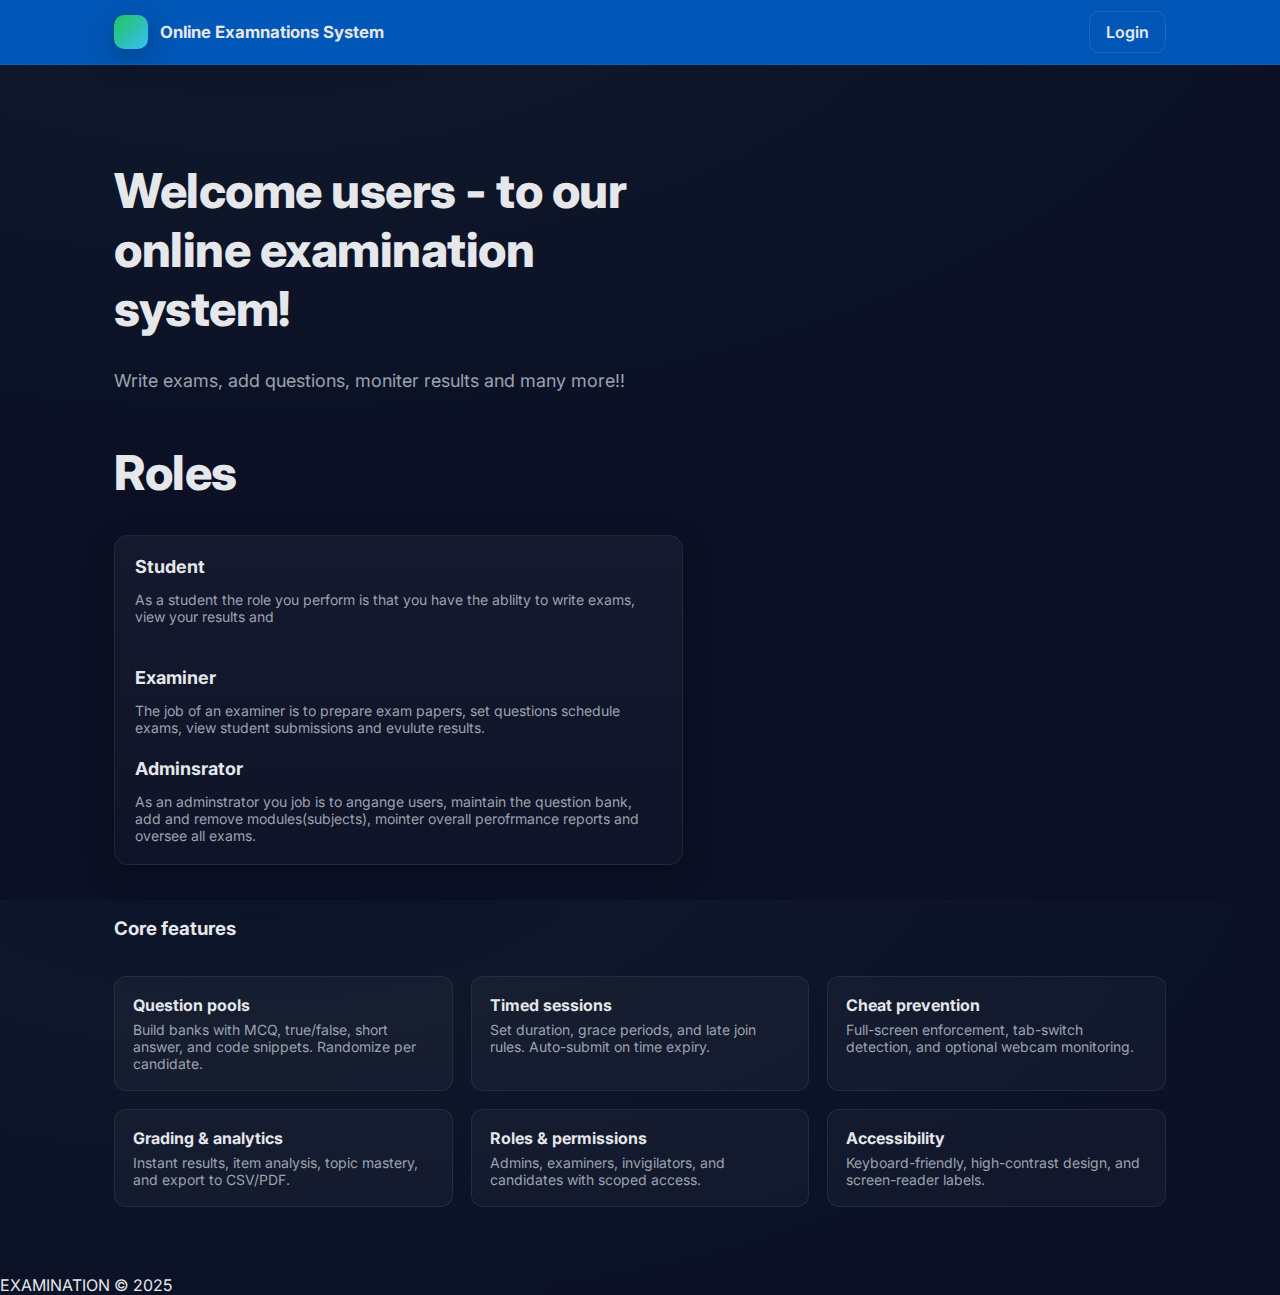
<file: index.html>
<!DOCTYPE html>
<html lang="en">
<head>
	<meta charset="UTF-8" />
  <meta name="viewport" content="width=device-width, initial-scale=1" />
	<title>Online Examinations</title>
<meta name="description" content="Take secure online exams, practice tests, and view results in one unified platform." />
	<link rel="stylesheet" type="text/css" href="style(R).css.css">	
  <link rel="preconnect" href="https://fonts.googleapis.com">
  <link rel="preconnect" href="https://fonts.gstatic.com" crossorigin>
  <link href="https://fonts.googleapis.com/css2?family=Inter:wght@400;600;700&display=swap" rel="stylesheet">

</head>
<body>
<!-- Header -->
  <header>
    <div class="container nav">
      <div class="logo">
        <div class="logo-mark" aria-hidden="true"></div>
        <span>Online Examnations System</span>
      </div>
      <nav class="nav-links" aria-label="Primary">
        <a href="login.html" class="btn btn-ghost">Login</a>
      </nav>
    </div>
  </header>

  <!-- Hero -->
  <section class="hero">
    <div class="container hero-grid">
      <div>
        <h1 class="headline">Welcome users - to our online examination system!</h1>
        <p class="subhead">Write exams, add questions, moniter results and many more!!</p>
        <div class="cta">
        </div>

        <h1 class="headline">Roles</h1>

      <div class="card panel" aria-label="System brief">
        <h3>Student</h3>
        <p>As a student the role you perform is that you have the ablilty to write exams, view your results and </p>
        <div style="display:flex;gap:8px;flex-wrap:wrap;margin-top:6px">
          
        </div>
        <h3 style="margin-top:8px">Examiner</h3>
        <p>The job of an examiner is to  prepare exam papers, set questions schedule exams, view student submissions and evulute results.</p>

		 <h3 style="margin-top:8px">Adminsrator</h3>
        <p>As an adminstrator you job is to angange users, maintain the question bank, add and remove modules(subjects), mointer overall perofrmance reports and oversee all exams.</p>       
      </div>
    </div>
  </section>

  <!-- Features -->
  <section id="features" class="section">
    <div class="container">
      <h3>Core features</h3>
      <div class="features" role="list">
        <article class="feature" role="listitem">
          <h4>Question pools</h4>
          <p>Build banks with MCQ, true/false, short answer, and code snippets. Randomize per candidate.</p>
        </article>
        <article class="feature" role="listitem">
          <h4>Timed sessions</h4>
          <p>Set duration, grace periods, and late join rules. Auto-submit on time expiry.</p>
        </article>
        <article class="feature" role="listitem">
          <h4>Cheat prevention</h4>
          <p>Full-screen enforcement, tab-switch detection, and optional webcam monitoring.</p>
        </article>
        <article class="feature" role="listitem">
          <h4>Grading & analytics</h4>
          <p>Instant results, item analysis, topic mastery, and export to CSV/PDF.</p>
        </article>
        <article class="feature" role="listitem">
          <h4>Roles & permissions</h4>
          <p>Admins, examiners, invigilators, and candidates with scoped access.</p>
        </article>
        <article class="feature" role="listitem">
          <h4>Accessibility</h4>
          <p>Keyboard-friendly, high-contrast design, and screen-reader labels.</p>
        </article>
      </div>
    </div>
  </section>
  <footer>
    <p>EXAMINATION © 2025</p>
  </footer>
<script src="script(R).js"></script>
</body>
</html>
</file>
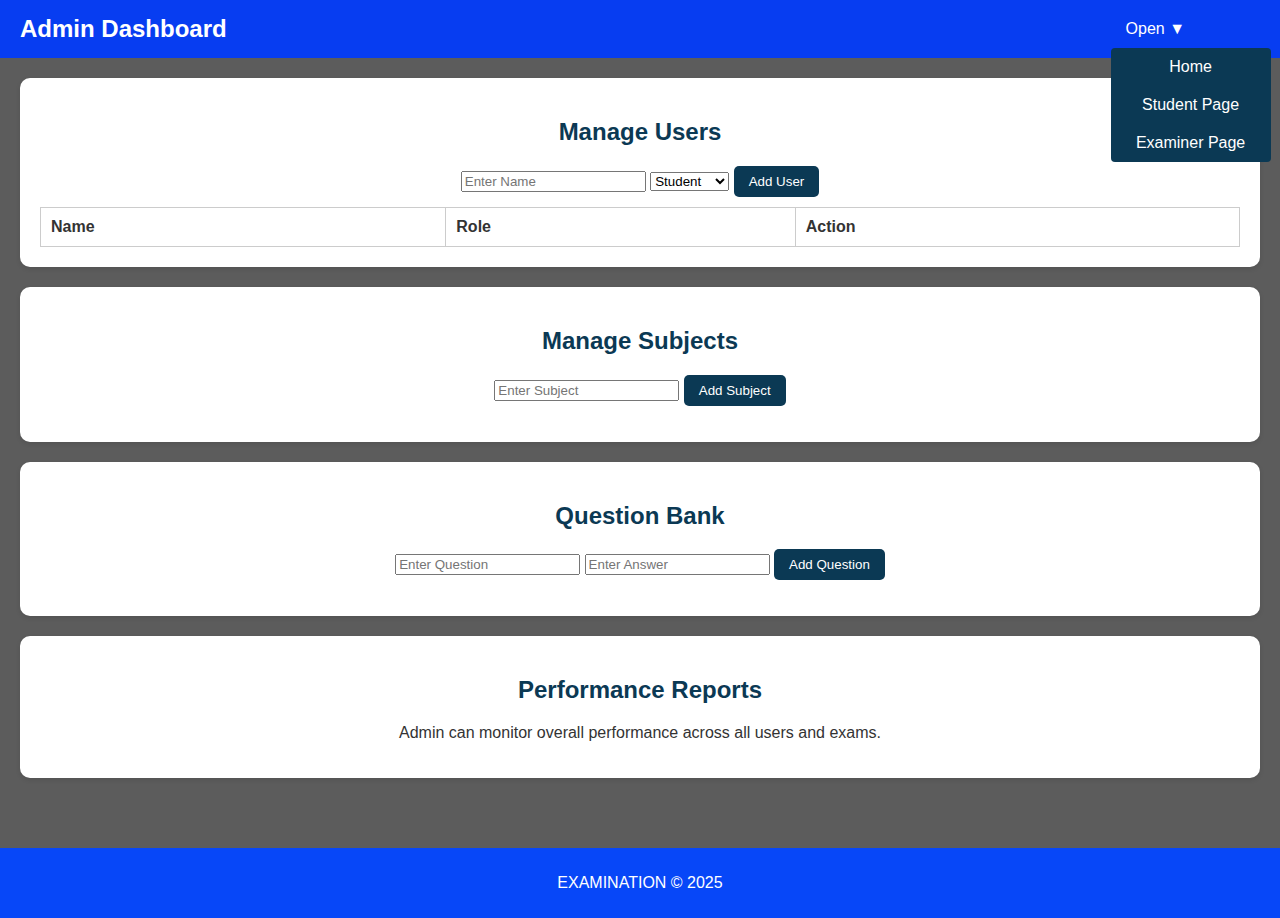
<file: admin.html>
<!DOCTYPE html>
<html lang="en">
<head>
  <meta charset="UTF-8" />
  <meta name="viewport" content="width=device-width, initial-scale=1.0"/>
  <title>Administrator Dashboard</title>
  <link rel="stylesheet" href="style1.css" />
</head>
<body>
  <header>
    <div class="logo">Admin Dashboard</div>

    <div class="hamburger" id="hamburger">
      <div class="bar"></div>
      <div class="bar"></div>
      <div class="bar"></div>
    </div>

    <nav class="navbar" id="navbar">
      <ul class="nav-links">
        <li class="dropdown">
          <button class="dropbtn">Open ▼</button>
          <ul class="dropdown-menu">
            <li><a href="index.html">Home</a></li>
            <li><a href="Student.html">Student Page</a></li>
            <li><a href="Examiner.html">Examiner Page</a></li>
          </ul>
        </li>
      </ul>
    </nav>
  </header>

  <main>
    <section id="users">
      <h2>Manage Users</h2>
      <form id="userForm">
        <input type="text" id="userName" placeholder="Enter Name" required />
        <select id="userRole">
          <option value="Student">Student</option>
          <option value="Examiner">Examiner</option>
          <option value="Admin">Admin</option>
        </select>
        <button type="submit">Add User</button>
      </form>
      <table>
        <thead>
          <tr><th>Name</th><th>Role</th><th>Action</th></tr>
        </thead>
        <tbody id="userList"></tbody>
      </table>
    </section>

    <section id="subjects">
      <h2>Manage Subjects</h2>
      <form id="subjectForm">
        <input type="text" id="subjectName" placeholder="Enter Subject" required />
        <button type="submit">Add Subject</button>
      </form>
      <ul id="subjectList"></ul>
    </section>

    <section id="questions">
      <h2>Question Bank</h2>
      <form id="questionForm">
        <input type="text" id="questionText" placeholder="Enter Question" required />
        <input type="text" id="answerText" placeholder="Enter Answer" required />
        <button type="submit">Add Question</button>
      </form>
      <ul id="questionList"></ul>
    </section>

    <section id="reports">
      <h2>Performance Reports</h2>
      <p>Admin can monitor overall performance across all users and exams.</p>
    </section>
  </main>

  <footer>
    <p>EXAMINATION © 2025</p>
  </footer>

  <script src="script1.js"></script>
</body>
</html>
</file>
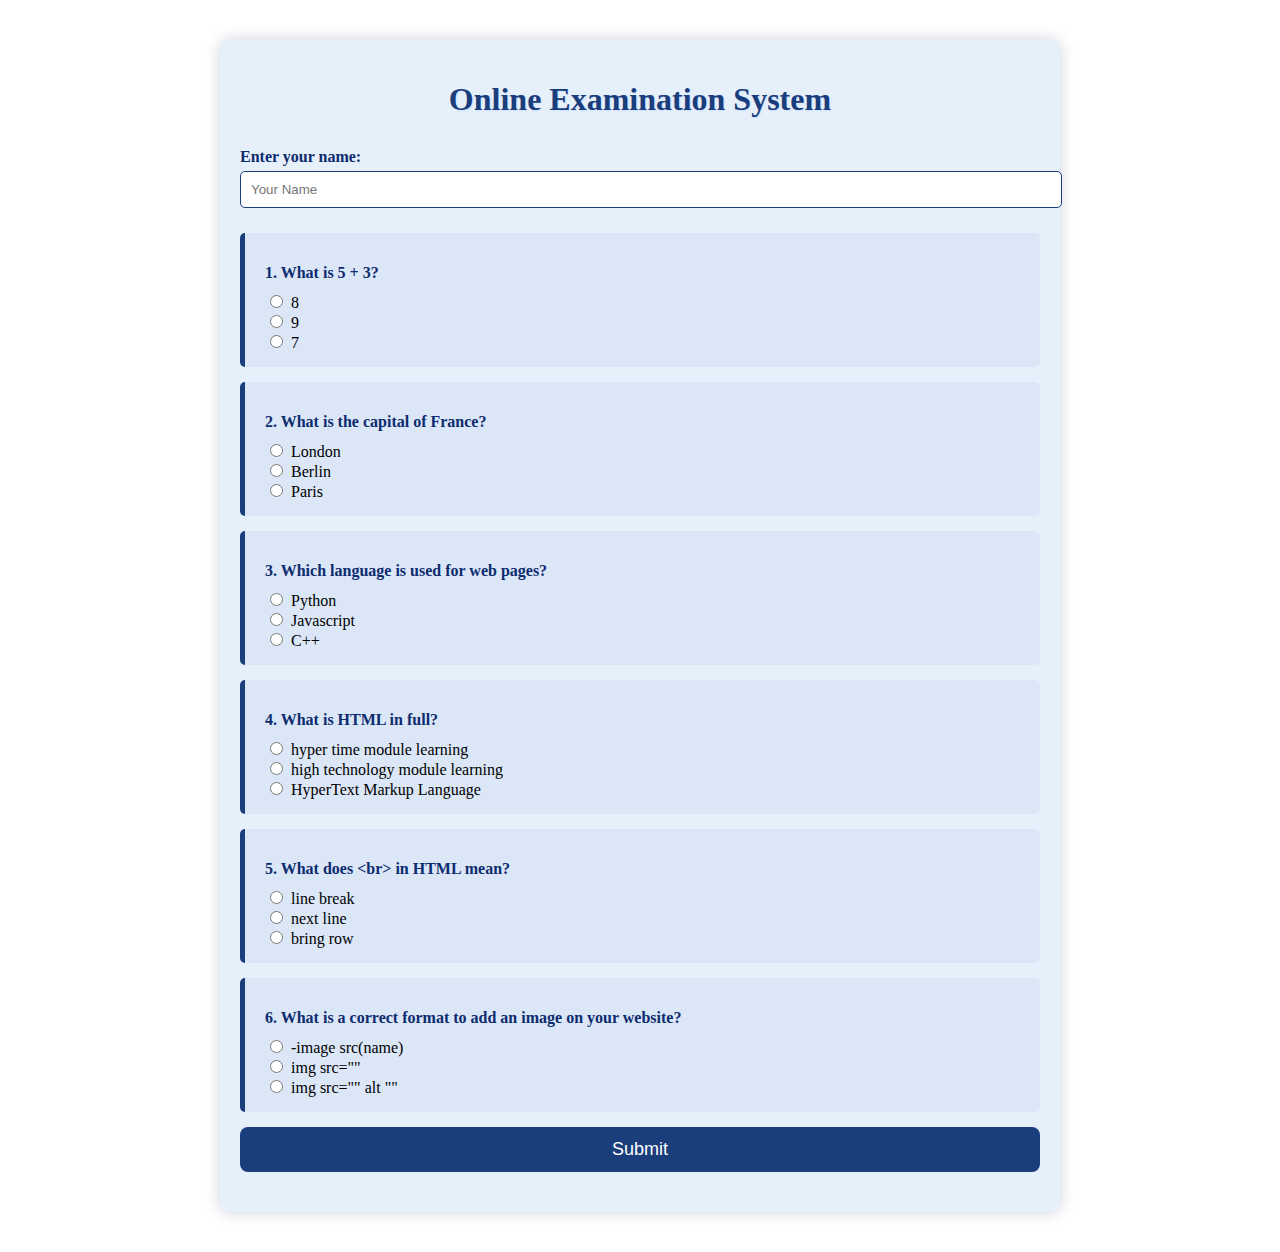
<file: exam.html>
<!DOCTYPE html>
<html lang="en">
<head>
    <meta charset="UTF-8">
    <title>Online Examination System</title>
    <link rel="stylesheet" href="exam.css">
</head>
<body>

    <div class="container">
        <header>
            <h1>Online Examination System</h1>
        </header>

        <form id="examForm">
            <label class="student-name">Enter your name: 
                <input type="text" id="studentName" placeholder="Your Name" required>
            </label>

            <div class="question">
                <p>1. What is 5 + 3?</p>
                <input type="radio" name="q1" value="8">8<br>
                <input type="radio" name="q1" value="9">9<br>
                <input type="radio" name="q1" value="7">7<br>
            </div>

            <div class="question">
                <p>2. What is the capital of France?</p>
                <input type="radio" name="q2" value="London">London<br>
                <input type="radio" name="q2" value="Berlin">Berlin<br>
                <input type="radio" name="q2" value="Paris">Paris<br>
            </div>

            <div class="question">
                <p>3. Which language is used for web pages?</p>
                <input type="radio" name="q3" value="Python">Python<br>
                <input type="radio" name="q3" value="Javascript">Javascript<br>
                <input type="radio" name="q3" value="C++">C++<br>
            </div>

            <div class="question">
                <p>4. What is HTML in full?</p>
                <input type="radio" name="q4" value="hyper time module learning">hyper time module learning<br>
                <input type="radio" name="q4" value="high technology module learning">high technology module learning<br>
                <input type="radio" name="q4" value="HyperText Markup Language">HyperText Markup Language<br>
            </div>

            <div class="question">
                <p>5. What does &lt;br&gt; in HTML mean?</p>
                <input type="radio" name="q5" value="line break">line break<br>
                <input type="radio" name="q5" value="next line">next line<br>
                <input type="radio" name="q5" value="bring row">bring row<br>
            </div>

            <div class="question">
                <p>6. What is a correct format to add an image on your website?</p>
                <input type="radio" name="q6" value="-image src(name)">-image src(name)<br>
                <input type="radio" name="q6" value='img src=""'>img src=""<br>
                <input type="radio" name="q6" value='img src="" alt="">'>img src="" alt ""<br>
            </div>

            <button type="button" id="submitBtn">Submit</button>
        </form>

        <div id="score"></div>
    </div>

    <script src="exam.js"></script>
</body>
</html>
</file>
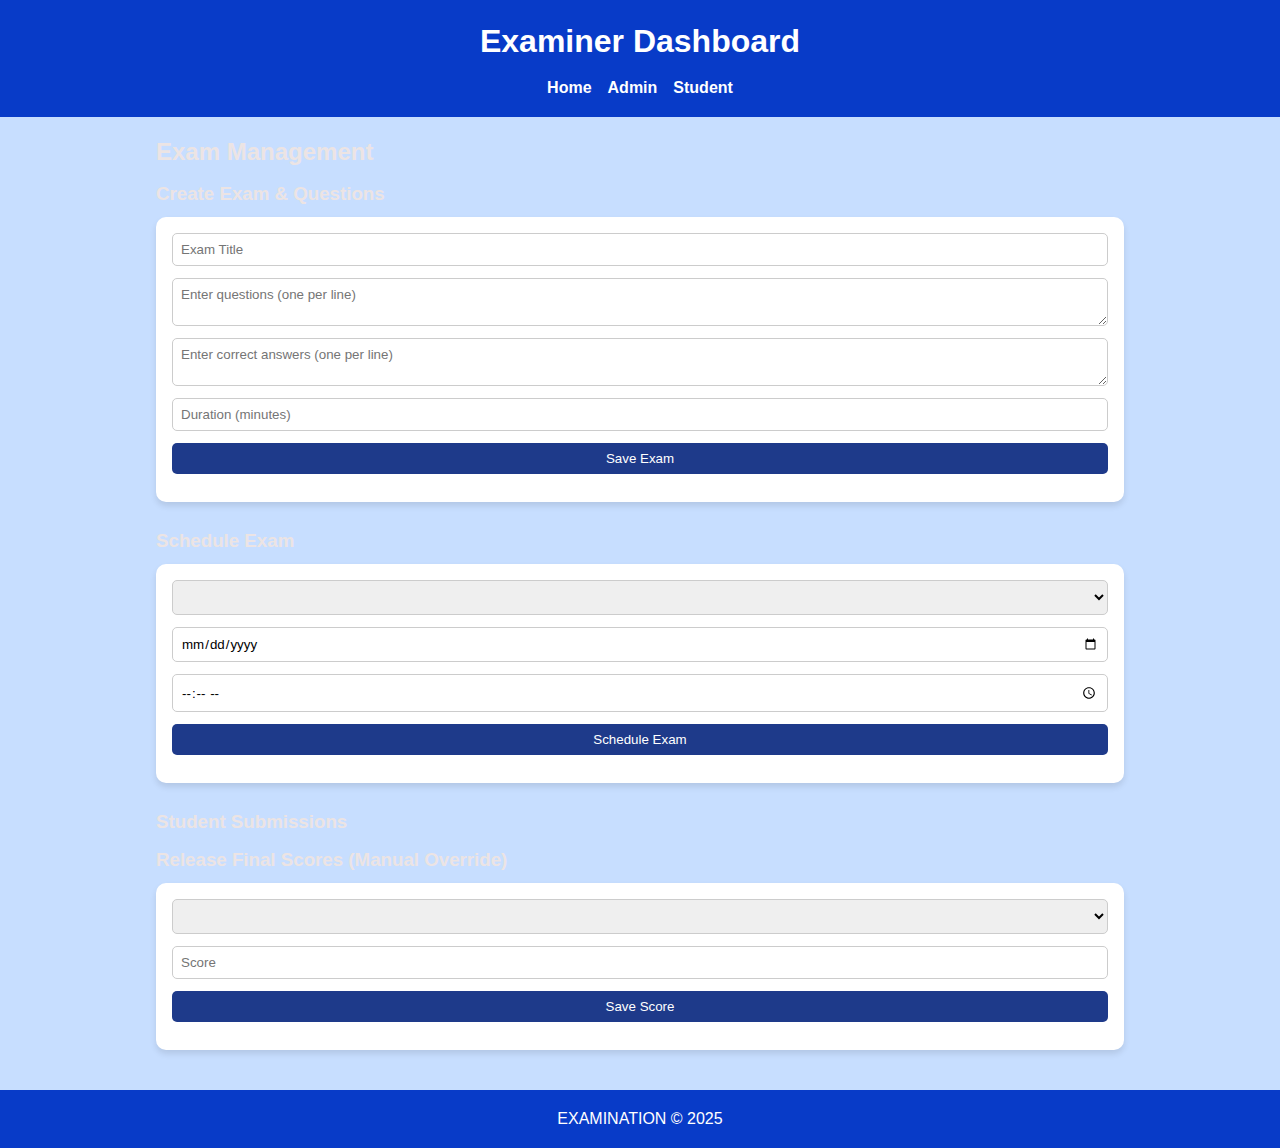
<file: examiner.html>
<!DOCTYPE html>
<html lang="en">
<head>
  <meta charset="UTF-8">
  <meta name="viewport" content="width=device-width, initial-scale=1.0">
  <title>Examiner Panel</title>
  <link rel="stylesheet" href="style2.css">
</head>
<body>
  <header>
    <h1>Examiner Dashboard</h1>
    <nav aria-label="Main Navigation">
      <ul>
        <li><a href="index.html">Home</a></li>
        <li><a href="admin.html">Admin</a></li>
        <li><a href="student.html">Student</a></li>
      </ul>
    </nav>
  </header>

  <main>
    <section class="exam-management">
      <h2>Exam Management</h2>

      <h3>Create Exam & Questions</h3>
      <form id="examForm">
        <input type="text" id="examTitle" placeholder="Exam Title" required>
        <textarea id="examQuestions" placeholder="Enter questions (one per line)" required></textarea>
        <textarea id="examAnswers" placeholder="Enter correct answers (one per line)" required></textarea>
        <input type="text" id="examDuration" placeholder="Duration (minutes)" required>
        <button type="submit">Save Exam</button>
      </form>

      <h3>Schedule Exam</h3>
      <form id="scheduleForm">
        <select id="examSelect"></select>
        <input type="date" id="examDate" required>
        <input type="time" id="examTime" required>
        <button type="submit">Schedule Exam</button>
      </form>

      <!-- Student Submissions -->
      <h3>Student Submissions</h3>
      <ul id="submissionsList"></ul>

      <!-- Release Final Scores -->
      <h3>Release Final Scores (Manual Override)</h3>
      <form id="scoreForm">
        <select id="submissionSelect"></select>
        <input type="number" id="scoreInput" placeholder="Score" min="0" max="100" required>
        <button type="submit">Save Score</button>
      </form>
    </section>
  </main>

  <footer>
    <p>EXAMINATION © 2025</p>
  </footer>

  <script src="script2.js"></script>
</body>
</html>
</file>
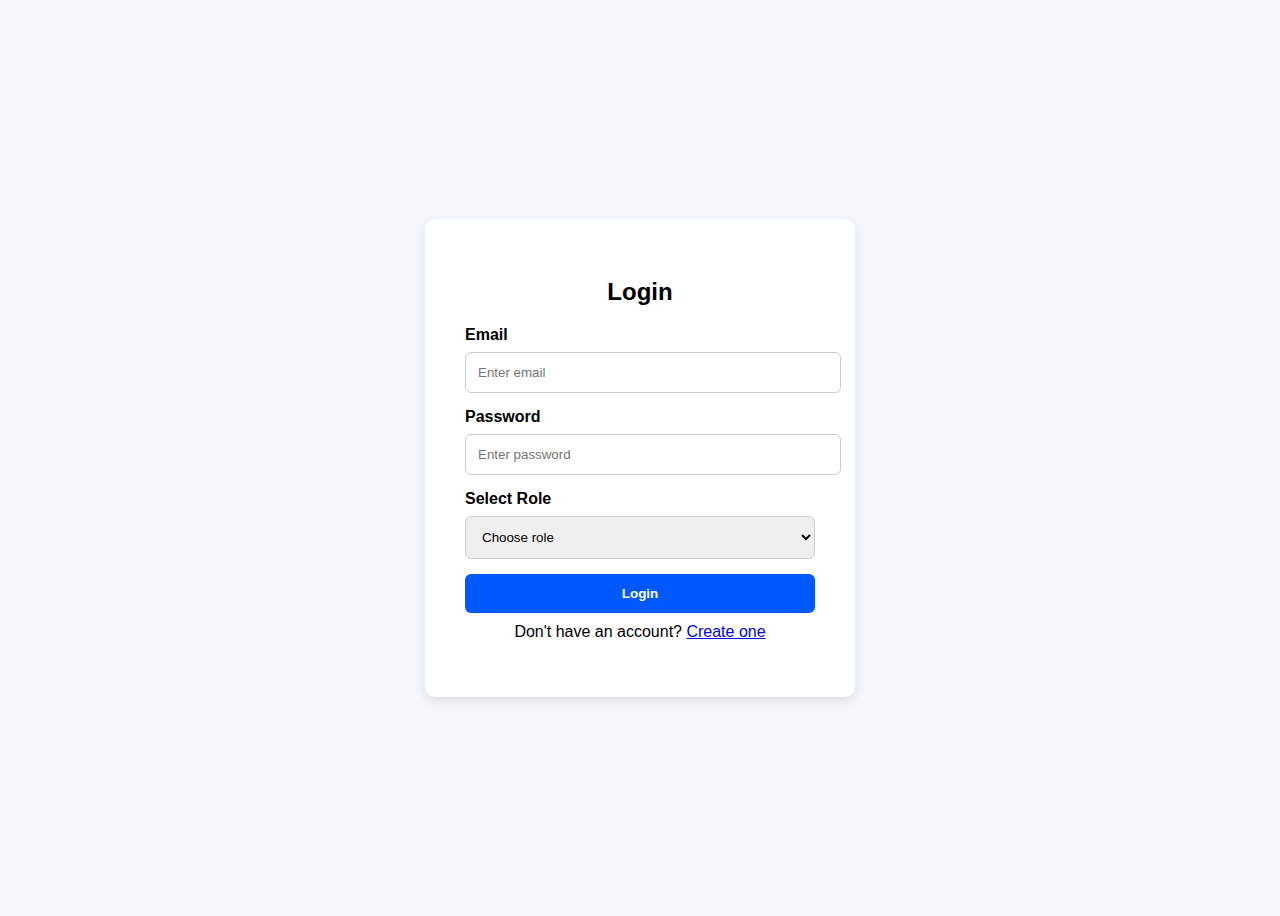
<file: login.html>
<!DOCTYPE html>
<html lang="en">
<head>
<meta charset="UTF-8">
<meta name="viewport" content="width=device-width, initial-scale=1.0">
<title>System Login</title>
<link rel="stylesheet" href="login.css">
</head>

<body>

<div class="login-container">
    <h2>Login</h2>

    <form id="loginForm">
        <label>Email</label>
        <input type="email" id="loginEmail" placeholder="Enter email" required>

        <label>Password</label>
        <input type="password" id="loginPassword" placeholder="Enter password" required>

        <label>Select Role</label>
        <select id="loginRole" required>
            <option value="">Choose role</option>
            <option value="admin">Admin</option>
            <option value="examiner">Examiner</option>
            <option value="student">Student</option>
        </select>

        <button type="submit">Login</button>
        <p class="note">Don't have an account? <a href="register.html">Create one</a></p>
    </form>
</div>

<script src="login.js"></script>

</body>
</html>
</file>
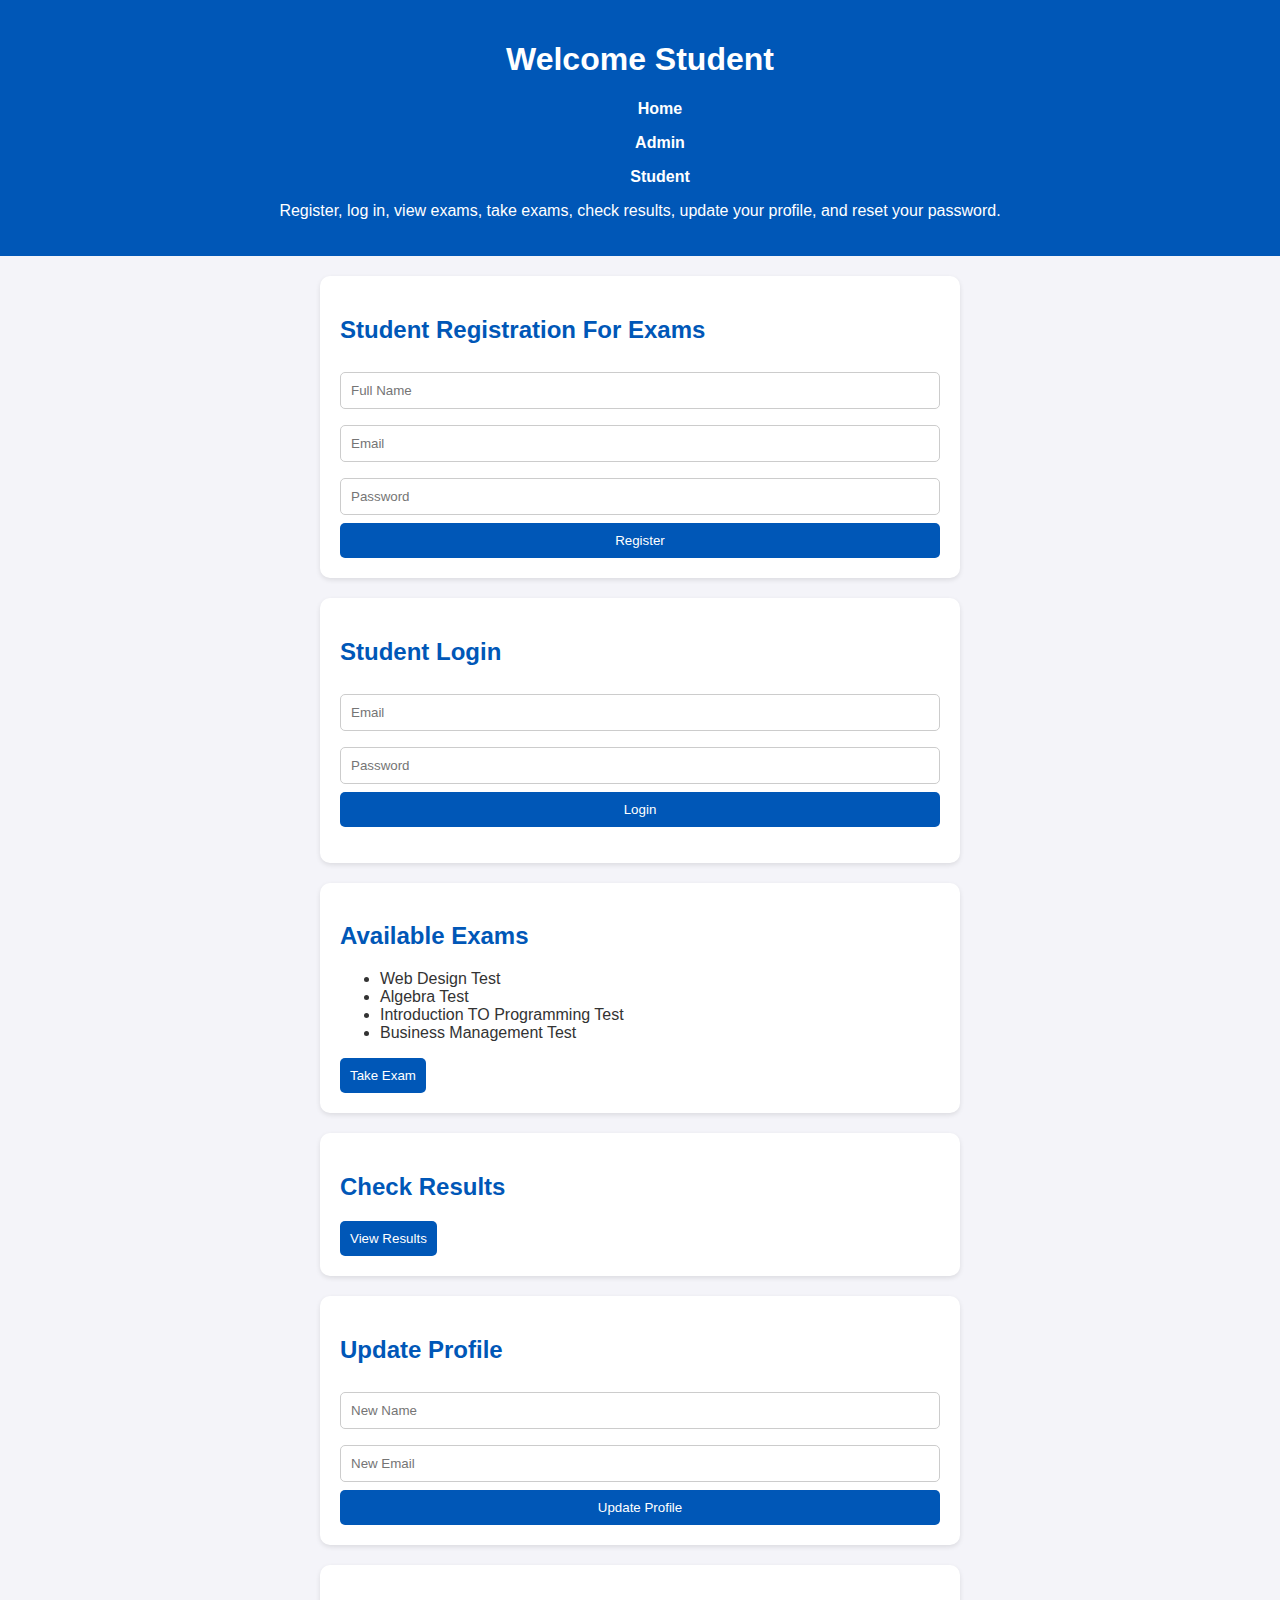
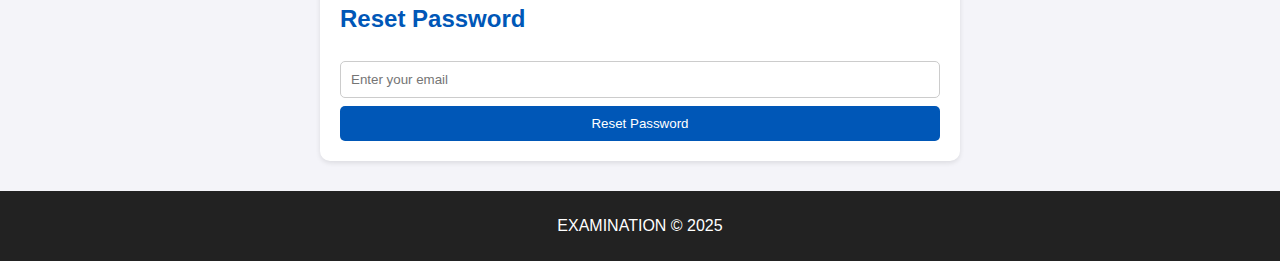
<file: student.html>
<!DOCTYPE html>
<html lang="en">
<head>
	<meta charset="UTF-8">
	<meta name="viewport" content="width=device-width, initial-scale=1.0">
	<title>Online Examination - Student</title>
	<link rel="stylesheet" href="style.css">
</head>
<body>
	<header>
		<h1>Welcome Student</h1>
		<nav aria-label="Main Navigation">
      <ul>
        <li><a href="index.html">Home</a></li>
        <li><a href="admin.html">Admin</a></li>
        <li><a href="student.html">Student</a></li>
      </ul>
    </nav>
		<p>Register, log in, view exams, take exams, check results, update your profile, and reset your password.</p>
	</header>

	<section id="registration">
		<h2>Student Registration For Exams</h2>
		<form id="registerForm">
			<input type="text" id="regName" placeholder="Full Name" required>
			<input type="email" id="regEmail" placeholder="Email" required>
			<input type="password" id="regPassword" placeholder="Password" required>
			<button type="submit">Register</button>
		</form>
	</section>
    <section id="login">
        <h2>Student Login</h2>
        <form id="loginForm">
            <input type="email" id="loginEmail" placeholder="Email" required>
            <input type="password" id="loginPassword" placeholder="Password" required>
            <button type="submit">Login</button>
        </form>
        <p id="loginMessage"></p>
    </section>

<section id="exams">
    <h2>Available Exams</h2>
    <ul id="examList">
        <li>Web Design Test</li>
        <li>Algebra Test</li>
        <li>Introduction TO Programming Test</li>
        <li>Business Management Test</li>
    </ul>
 
    <button onclick="window.location.href='exam.html'">Take Exam</button>
</section>


	<section id="results">
		<h2>Check Results</h2>
		<button onclick="checkResults()">View Results</button>
		<div id="resultsDisplay"></div>
	</section>

	<section id="profile">
		<h2>Update Profile</h2>
		<form id="profileForm">
			<input type="text" id="updateName" placeholder="New Name">
			<input type="email" id="updateEmail" placeholder="New Email">
			<button type="submit">Update Profile</button>
		</form>
	</section>

	<section id="password">
		<h2>Reset Password</h2>
		<form id="resetForm">
			<input type="email" id="resetEmail" placeholder="Enter your email" required>
			<button type="submit">Reset Password</button>
		</form>
	</section>

  <footer>
    <p>EXAMINATION © 2025</p>
  </footer>


	<script src="script.js"></script>
</body>
</html>
</file>
<file: style(R).css.css>
:root{
      --bg: #0f172a;
      --card: #111827;
      --text: #e5e7eb;
      --muted: #9ca3af;
      --brand: #22c55e;
      --brand-2: #16a34a;
      --accent: #38bdf8;
      --danger: #ef4444;
      --shadow: 0 10px 30px rgba(0,0,0,0.25);
      --radius: 14px;
    }
    *{box-sizing:border-box}
    html,body{height:100%}
    body{
      margin:0;
      font-family: Inter, system-ui, -apple-system, Segoe UI, Roboto, Helvetica, Arial, sans-serif;
      background: radial-gradient(1200px 600px at 20% -10%, #0b122b 0%, #0f172a 35%, #0b1025 100%);
      color: var(--text);
    }
    a{color:inherit;text-decoration:none}
    .container
    {max-width:1100px;
      margin:0 auto;
      padding:0 24px;}
    header{
      position: sticky; top: 0; z-index: 50;
      backdrop-filter: blur(8px);
      background: #0057b7;
      border-bottom: 1px solid rgba(148,163,184,0.1);
    }
    .nav{
      display:flex;
      align-items:center;
      justify-content:space-between;
      height:64px;
    }
    .logo{
      display:flex;
      align-items:center;
      gap:12px;
      font-weight:700;
      font-size:1.05rem;
    }
    .logo-mark{
      width:34px;
      height:34px;
      border-radius:10px;
      background: linear-gradient(135deg, var(--brand), var(--accent));
      box-shadow: var(--shadow);
    }
    .nav-links{
      display:flex;
      gap:20px;
      align-items:center;
    }
    .btn{
      display:inline-flex;
      align-items:center;
      justify-content:center;
      padding:10px 16px;
      border-radius:10px;
      font-weight:600;
      border:1px solid transparent;
      transition: all .2s ease;
    }
    .btn:hover{
      transform:translateY(-1px)
    }
    .btn-ghost{
      border-color: rgba(148,163,184,0.2);
      color: var(--text);
    }
    .btn-ghost:hover{
      border-color: rgba(148,163,184,0.35);
      background: rgba(255,255,255,0.04)
    }
    .btn-primary{
      background: linear-gradient(135deg, var(--brand), var(--brand-2));
      color:#06110a;
    }
    .btn-primary:hover{
      filter: brightness(1.05);
    }
    .hero{
      padding:64px 0 24px;
    }
    .hero-grid{
      display:grid;
      grid-template-columns:1.25fr 1fr;
      gap:28px;align-items:center;
    }
    .headline{
      font-size: clamp(28px, 4.2vw, 48px);
     font-weight:800; letter-spacing:-0.01em;
    }
    .subhead{
      color: var(--muted); margin-top:12px;
      font-size: clamp(16px, 2.2vw, 18px);
    }
    .cta{
      margin-top:20px;
      display:flex;
      gap:12px;
      flex-wrap:wrap;
    }
    .card{
      background: linear-gradient(180deg, rgba(255,255,255,0.04) 0%, rgba(255,255,255,0.02) 100%);
      border:1px solid rgba(148,163,184,0.12);
      border-radius: var(--radius);
      box-shadow: var(--shadow);
    }
    .stat{
      display:grid;grid-template-columns:1fr 1fr;gap:16px;padding:20px;
    }
    .stat-item{
      background: rgba(255,255,255,0.03);
      border:1px solid rgba(148,163,184,0.1);
      border-radius:12px;padding:14px;
    }
    
    .panel{
      padding:20px;display:grid;gap:14px;
    }
    .panel h3{
      margin:0;font-size:18px;
    }
    .panel p{
      margin:0;color:var(--muted);font-size:14px;
    }
    .features{
      padding:24px 0;
      display:grid;grid-template-columns:repeat(3,1fr);gap:18px;
    }
    .feature{
      padding:18px;border-radius:12px;border:1px solid rgba(148,163,184,0.12);
      background: rgba(255,255,255,0.03);
    }
    .feature h4{
      margin:0 0 6px;font-size:16px;
    }
    .feature p{
      margin:0;color:var(--muted);font-size:14px;
    }
    .section{
      padding:28px 0;
    }
    .section h3{
      margin:0 0 12px;
    }
    .grid-2{
      display:grid;
      grid-template-columns:1fr 1fr;
      gap:18px;
    }
    .exam-list .exam{
      padding:16px;
      border-radius:12px;
      border:1px solid rgba(148,163,184,0.12);
      background: rgba(255,255,255,0.03);
      display:grid;
      gap:8px;
    }
    .exam h4{
      margin:0
    }
    .exam .meta{
      color:var(--muted);font-size:14px;
    }
    .exam .actions{
      display:flex;gap:10px;
    }
    .badge{
      display:inline-flex;
      align-items:center;
      font-size:12px;
      padding:6px 10px;
      border-radius:999px;
      border:1px solid rgba(148,163,184,0.18);
    }
    .badge.safe{
      border-color: rgba(34,197,94,0.4);
      color:#86efac;
    }
    .badge.proctored{
      border-color: rgba(56,189,248,0.4);
      color:#7dd3fc;
    }
    .auth{
      padding:16px;
      display:grid;
      gap:12px
    }
    .input{
      width:100%;
      padding:12px;
      border-radius:10px;
      border:1px solid rgba(148,163,184,0.18);
      background: rgba(255,255,255,0.04);
      color:var(--text);
    }
    .help{
      color:var(--muted);
      font-size:13px;
    }
    .footer{
      margin-top:28px;padding:22px 0;color:var(--muted);font-size:14px;
      border-top:1px solid rgba(148,163,184,0.12);
    }
    .footer a{
      color:var(--text);
    }
    @media (max-width: 900px){
      .hero-grid{grid-template-columns:1fr;gap:18px}
      .features{grid-template-columns:1fr 1fr}
      .grid-2{grid-template-columns:1fr}
    }
    @media (max-width: 600px){
      .nav{height:auto;gap:12px;padding:12px 0;flex-wrap:wrap}
      .features{grid-template-columns:1fr}
    }
</file>
<file: style1.css>
/* ========== ADMIN PAGE STYLING ========== */
.admin-section {
  background: white;
  padding: 20px;
  margin: 20px auto;
  width: 80%;
  border-radius: 10px;
  box-shadow: 0 4px 10px rgba(0,0,0,0.1);
  text-align: left;
}

.admin-section h3 {
  color: #077cf2;
  margin-bottom: 10px;
}

.admin-section form {
  display: flex;
  gap: 10px;
  margin-bottom: 15px;
}

.admin-section input, .admin-section select {
  padding: 8px;
  border: 1px solid #ccc;
  border-radius: 5px;
  flex: 1;
}

.admin-table {
  width: 100%;
  border-collapse: collapse;
  margin-top: 10px;
}

.admin-table th, .admin-table td {
  border: 1px solid #ccc;
  padding: 10px;
  text-align: left;
}

.remove-btn {
  background-color: #0375f8;
  color: #ffffff;
  border: none;
  padding: 6px 10px;
  border-radius: 4px;
  cursor: pointer;
}

.remove-btn:hover {
  background-color: #063ae4;
}

.intro-text {
  text-align: center;
  max-width: 700px;
  margin: 0 auto 20px;
  color: #333;
}

body {
  font-family: "Segoe UI", Tahoma, Geneva, Verdana, sans-serif;
  margin: 0;
  background: #ffffff;
  color: #333;
  background: #5c5c5c;
  text-align: center;
}


header {
  background-color: #073df1;
  color: #ffffff;
  display: flex;
  justify-content: space-between;
  align-items: center;
  padding: 10px 20px;
  position: sticky;
  top: 0;
  z-index: 100;
}

.logo {
  font-size: 1.5em;
  font-weight: bold;
}

.navbar ul {
  list-style: none;
  display: flex;
  margin: 0;
  padding: 0;
}

.navbar a {
  text-decoration: none;
  color: #ffffff;
  padding: 10px 15px;
  display: block;
  transition: background 0.3s;
}

.navbar a:hover {
  background-color: #1f6f8b;
  border-radius: 4px;
}

.dropdown {
  position: relative;
   margin-right: 60px;
}
.dropdown-menu {
  display: none;
  position: absolute;
  top: 100%;
  background-color: #0725eb;
  border-radius: 4px;
  min-width: 160px;
}

.dropdown-menu li a {
  padding: 10px 15px;
}

.dropdown:hover .dropdown-menu {
  display: block;
}

.hamburger {
  display: none;
  flex-direction: column;
  cursor: pointer;
  margin-right: 10px;
}

.bar {
  width: 25px;
  height: 3px;
  background-color: #ffffff;
  margin: 4px 0;
}

@media (max-width: 768px) {
  .nav-links {
    display: none;
    flex-direction: column;
    background-color: #0649e5;
    width: 100%;
  }

  .nav-links.active {
    display: flex;
  }

  .hamburger {
    display: flex;
  }

  .dropdown-menu {
    position: static;
  }
}

main {
  padding: 20px;
}

section {
  background: white;
  padding: 20px;
  margin-bottom: 20px;
  border-radius: 10px;
  box-shadow: 0 2px 5px rgba(0,0,0,0.1);
}

h2 {
  color: #0b3954;
}


table {
  width: 100%;
  border-collapse: collapse;
  margin-top: 10px;
}

th, td {
  border: 1px solid #ccc;
  padding: 10px;
  text-align: left;
}

button {
  background-color: #0b3954;
  color: white;
  border: none;
  padding: 8px 15px;
  border-radius: 5px;
  cursor: pointer;
  transition: 0.3s;
}

button:hover {
  background-color: #1f6f8b;
}

.navbar a,
.dropbtn {
  text-decoration: none;
  color: #ffffff;
  padding: 10px 15px;
  background: none;
  border: none;
  font: inherit;
  cursor: pointer;
  transition: background 0.3s;
}

.navbar a:hover,
.dropbtn:hover {
  background-color: #1f6f8b;
  border-radius: 4px;
}

.dropdown {
  position: relative;
}

.dropdown-menu {
  display: none;
  position: absolute;
  top: 100%;
  left: 0;
  background-color: #0b3954;
  border-radius: 4px;
  min-width: 160px;
  flex-direction: column;
  z-index: 10;
}

.dropdown-menu li a {
  padding: 10px 15px;
  display: block;
}

.dropdown.active .dropdown-menu {
  display: flex;
}

.hamburger {
  display: none;
  flex-direction: column;
  cursor: pointer;
}

.bar {
  width: 25px;
  height: 3px;
  background-color: white;
  margin: 4px 0;
}

@media (max-width: 768px) {
  .nav-links {
    display: none;
    flex-direction: column;
    background-color: #0b3954;
    width: 100%;
  }

  .nav-links.active {
    display: flex;
  }

  .hamburger {
    display: flex;
  }

  .dropdown-menu {
    position: static;
  }
}

main {
  padding: 20px;
}

section {
  background: #ffffff;
  padding: 20px;
  margin-bottom: 20px;
  border-radius: 10px;
  box-shadow: 0 2px 5px rgba(0, 0, 0, 0.1);
}

h2 {
  color: #0b3954;
}


/* Footer */
footer {
  text-align: center;
  background-color: #0747f8;
  color: white;
  padding: 10px;
  margin-top: 30px;
}
</file>
<file: exam.css>
{
    margin: 0;
    padding: 0;
    box-sizing: border-box;
    font-family: 'Segoe UI', Tahoma, Geneva, Verdana, sans-serif;
}

.container {
    width: 80%;
    max-width: 800px;
    margin: 40px auto;
    padding: 20px;
    background: #e6f0fa; /* light blue background */
    border-radius: 10px;
    box-shadow: 0 0 15px rgba(0, 0, 100, 0.2);
}

header {
    text-align: center;
    margin-bottom: 30px;
}

header h1 {
    color: #1a3d7c;
    font-size: 2rem;
    text-shadow: 1px 1px 2px #cce0ff;
}

.student-name {
    display: block;
    margin-bottom: 25px;
    font-weight: bold;
    color: #0d2c6f;
}

.student-name input {
    width: 100%;
    padding: 10px;
    margin-top: 5px;
    border-radius: 5px;
    border: 1px solid #1a3d7c;
}

.question {
    background-color: #dbe6f7;
    border-left: 5px solid #1a3d7c;
    padding: 15px 20px;
    margin-bottom: 15px;
    border-radius: 5px;
}

.question p {
    font-weight: bold;
    color: #0d2c6f;
    margin-bottom: 10px;
}

.question input[type="radio"] {
    margin-right: 8px;
    accent-color: #1a3d7c;
}

button#submitBtn {
    display: block;
    width: 100%;
    padding: 12px;
    font-size: 18px;
    background-color: #1a3d7c;
    color: #fff;
    border: none;
    border-radius: 8px;
    cursor: pointer;
    transition: all 0.3s ease;
    margin-top: 10px;
}

button#submitBtn:hover {
    background-color: #0d2c6f;
    transform: scale(1.05);
}

#score {
    margin-top: 20px;
    font-size: 1.4rem;
    color: #0d2c6f;
    text-align: center;
    font-weight: bold;
}
</file>
<file: style2.css>
* { box-sizing: border-box;
  margin: 0; padding: 0;
  font-family: 'Segoe UI', sans-serif;
}
body {
  background-color: #c7deff;
  color: #ece4e4;
  line-height: 1.6;
}
header, footer {
  background-color: #083bc8;
  color: #ffffff;
  padding: 1rem;
  text-align: center;
}
h1, h2, h3 {
  margin-bottom: 0.5rem;
}
main {
  padding: 1rem;
  max-width: 1000px;
  margin: auto;
}

nav ul {
  list-style: none;
  display: flex;
  justify-content: center;
  gap: 1rem;
}
nav a {
  color: #ffffff;
  text-decoration: none;
  font-weight: bold;
  transition: color 0.3s;
}
nav a:hover {
  color: #facc15;
}

form {
  background-color: #ffffff;
  padding: 1rem;
  border-radius: 10px;
  margin-bottom: 1.5rem;
  box-shadow: 0 4px 6px rgba(0,0,0,0.1);
}
form input, form select, form textarea, form button {
  display: block;
  width: 100%;
  margin-bottom: 0.75rem;
  padding: 0.5rem;
  border-radius: 5px;
  border: 1px solid #ccc;
}
form button {
  background-color: #1e3a8a;
  color: #ffffff;
  border: none;
  cursor: pointer;
  transition: background 0.3s;
}
form button:hover {
  background-color: #2563eb;
}

#submissionsList {
  list-style: none;
  padding: 0;
}
#submissionsList li {
  background-color: #ffffff;
  padding: 0.75rem;
  border-radius: 8px;
  margin-bottom: 0.5rem;
  box-shadow: 0 2px 4px rgba(0,0,0,0.1);
  transition: transform 0.2s, box-shadow 0.2s; 
}
#submissionsList li:hover {
  transform: scale(1.02);
  box-shadow: 0 4px 8px rgba(0,0,0,0.15);
}

.score {
  font-weight: bold;
  padding: 0.25rem 0.5rem;
  border-radius: 5px; color: #ffffff;
}
.score.pass {
  background-color: #22c55e;
}
.score.fail {
  background-color: #ef4444;
}
@media (max-width: 768px) {
  nav ul {
    flex-direction: column; gap: 0.5rem;
  }
  main { 
    padding: 0.5rem;
  }
}
</file>
<file: login.css>
body {
  font-family: Arial, sans-serif;
  background: #f4f7fc;
  display: flex;
  justify-content: center;
  align-items: center;
  height: 100vh;
}

.login-container {
  background: white;
  padding: 40px;
  width: 350px;
  border-radius: 10px;
  box-shadow: 0 4px 12px rgba(0,0,0,0.1);
}

h2 {
  text-align: center;
  margin-bottom: 20px;
}

label {
  font-weight: 600;
}

input, select {
  width: 100%;
  padding: 12px;
  margin: 8px 0 15px 0;
  border-radius: 6px;
  border: 1px solid #ccc;
}

button {
  width: 100%;
  padding: 12px;
  background: #0059ff;
  color: white;
  font-weight: bold;
  border: none;
  border-radius: 6px;
  cursor: pointer;
}

button:hover {
  background: #003fcc;
}

.note {
  text-align: center;
  margin-top: 10px;
}
</file>
<file: style.css>
body {
	font-family: Arial, sans-serif;
	margin: 0;
	padding: 0;
	background-color: #f4f4f9;
	color: #333;
}

header {
	text-align: center;
	background-color: #0057b7;
	color: rgb(255, 255, 255);
	padding: 20px;
}

section {
	background: #ffffff;
	margin: 20px auto;
	padding: 20px;
	width: 90%;
	max-width: 600px;
	border-radius: 10px;
	box-shadow: 0 2px 5px rgba(0,0,0,0.1);
}

h2 {
	color: #0057b7;
}

form {
	display: flex;
	flex-direction: column;
}

input {
	margin: 8px 0;
	padding: 10px;
	border: 1px solid #ccc;
	border-radius: 5px;
}

button {
	padding: 10px;
	background-color: #0057b7;
	color: white;
	border: none;
	border-radius: 5px;
	cursor: pointer;
}

button:hover {
	background-color: #00449e;
}

footer {
	text-align: center;
	padding: 10px;
	background: #222;
	color: white;
	margin-top: 30px;
}

nav ul {
flex-direction: column; gap: 0.5rem;
 list-style: none;
  display: flex;
   justify-content: center;
    gap: 1rem;
  }
nav a {
 color: white;
  text-decoration: none; 
  font-weight: bold;
   transition: color 0.3s; 
}
nav a:hover {
 color: #facc15; 
}
</file>
